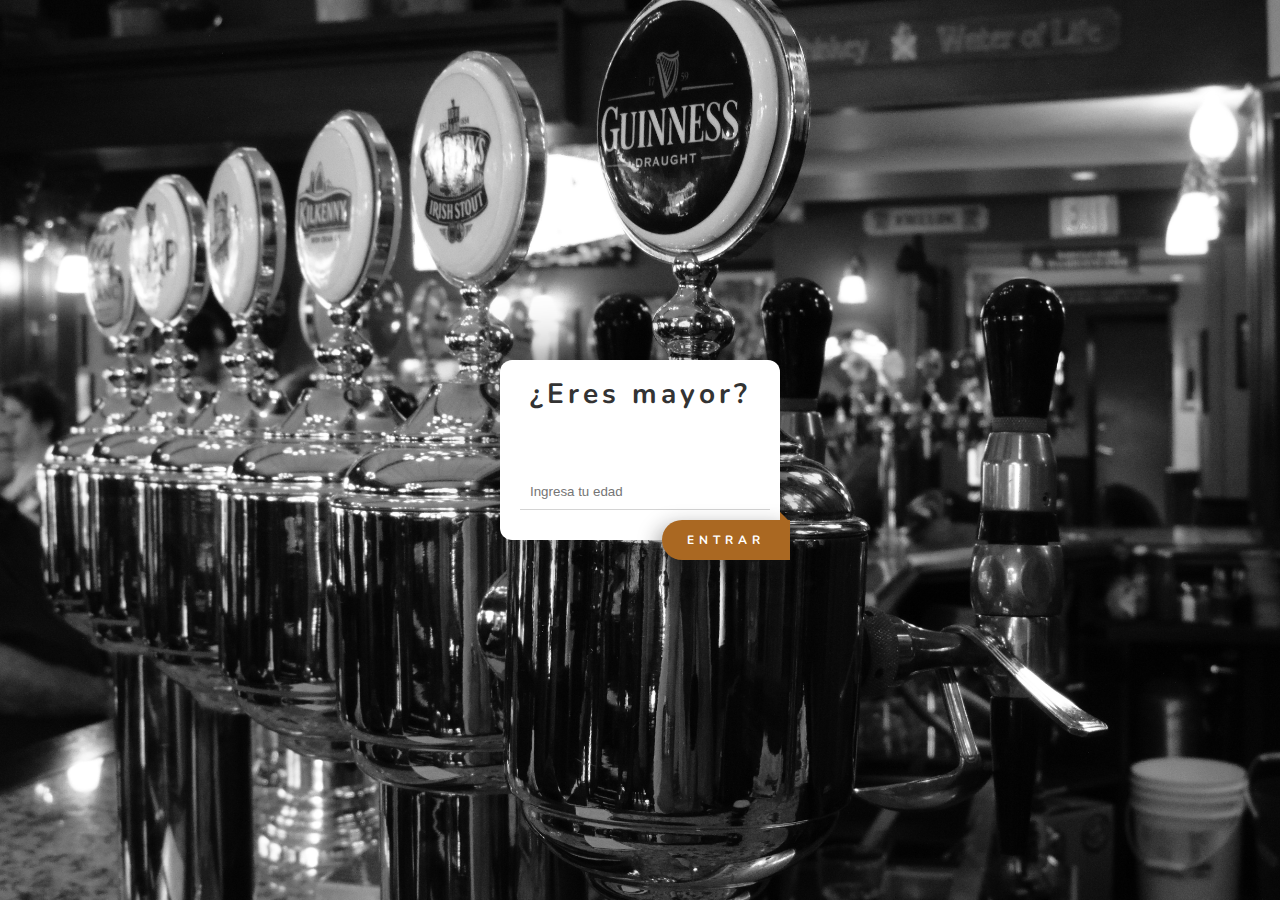
<file: index.html>
<!DOCTYPE html>
<html lang="en">
<head>
    <meta charset="UTF-8">
    <meta http-equiv="X-UA-Compatible" content="IE=edge">
    <meta name="viewport" content="width=device-width, initial-scale=1.0">
    <title>Sabor Latino</title>
    <link rel="stylesheet" href="./styles/style.css">
    <link rel="shortcut icon" href="/images/logo.png" type="image/x-icon">
</head>
<body class="all">
    <div class="subscribe">
        <p>¿Eres mayor?</p>
        <input id="edad" placeholder="Ingresa tu edad" class="subscribe-input" type="number">
        <div id="submit-btn" class="submit-btn">ENTRAR</div>
    </div>

    <script src="./script/main.js"></script>
</body>
</html>
</file>
<file: styles/style.css>
@import url('https://fonts.googleapis.com/css2?family=Baloo+Bhaijaan+2:wght@400;700&family=League+Spartan:wght@300;400;700&family=Nunito:wght@400;500;700&family=Rubik:wght@300;400;500&display=swap');

* {
    margin: 0;
    box-sizing: 0;
}
.all {
    min-height: 100vh;
    background-image: url(/images/fondo-index.jpg);
    font-family: 'Nunito', sans-serif;
    background-size: cover;
    background-position: center;
    display: flex;
    justify-content: center;
    align-items: center;
}
  /* form gaston */

  .subscribe {
    position: relative;
    height: 140px;
    width: 240px;
    padding: 20px;
    background-color: #FFF;
    border-radius: 12px;
    color: #333;
    box-shadow: 0px 0px 60px 5px rgba(0, 0, 0, 0.4);
  }
  
  .subscribe:after {
    position: absolute;
    content: "";
    right: -10px;
    bottom: 18px;
    width: 0;
    height: 0;
    border-left: 0px solid transparent;
    border-right: 10px solid transparent;
    border-bottom: 10px solid #AA6822;
  }
  
  .subscribe p {
    text-align: center;
    font-size: 28px;
    font-weight: bold;
    letter-spacing: 4px;
    line-height: 28px;
  }
  
  .subscribe input {
    position: absolute;
    bottom: 30px;
    border: none;
    border-bottom: 1px solid #d4d4d4;
    padding: 10px;
    width: 82%;
    background: transparent;
    transition: all .25s ease;
  }
  
  .subscribe input:focus {
    outline: none;
    border-bottom: 1px solid #AA6822;
  }
  
  .subscribe .submit-btn {
    position: absolute;
    border-radius: 30px;
    border-bottom-right-radius: 0;
    border-top-right-radius: 0;
    background-color: #AA6822;
    color: #FFF;
    padding: 12px 25px;
    display: inline-block;
    font-size: 12px;
    font-weight: bold;
    letter-spacing: 5px;
    right: -10px;
    bottom: -20px;
    cursor: pointer;
    transition: all .25s ease;
    box-shadow: -5px 6px 20px 0px rgba(26, 26, 26, 0.4);
  }
  
  .subscribe .submit-btn:hover {
    background-color: #8c5923;
    box-shadow: -5px 6px 20px 0px rgba(88, 88, 88, 0.569);
  }
</file>
